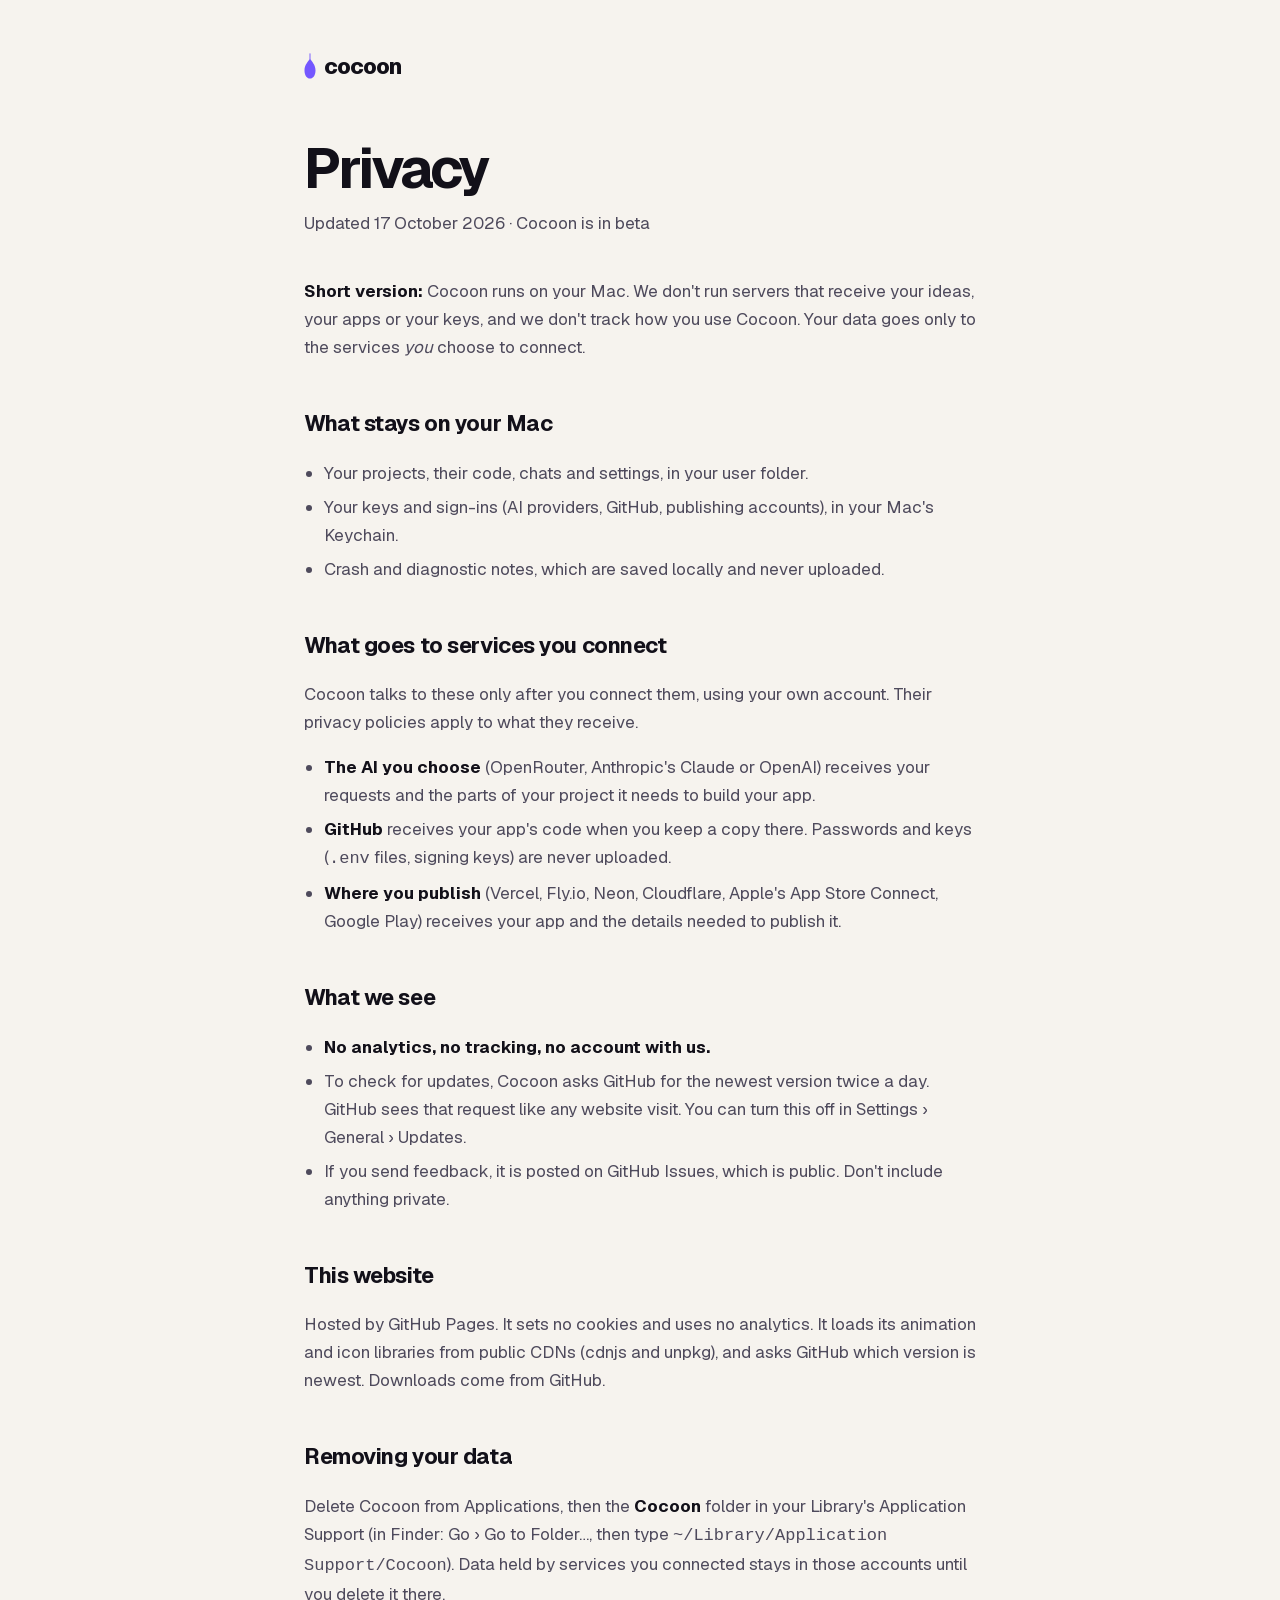
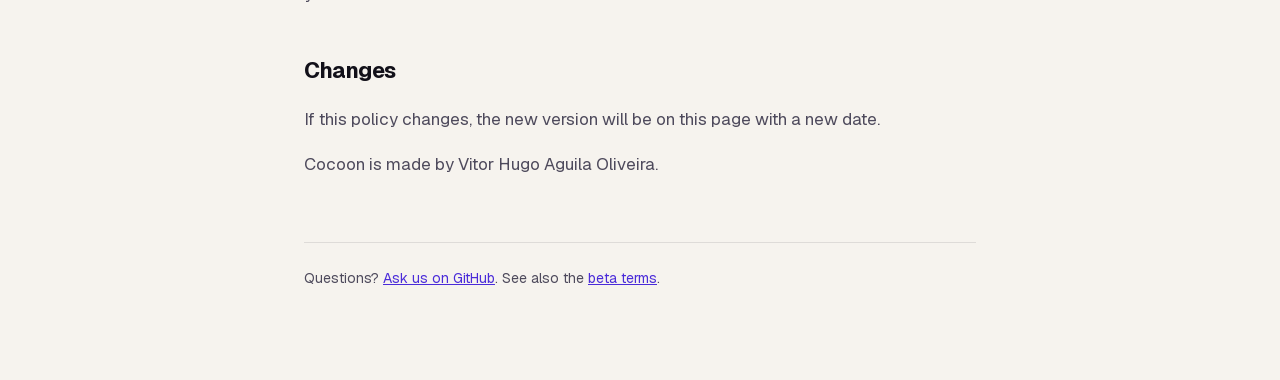
<file: privacy.html>
<!doctype html>
<html lang="en">
<head>
<meta charset="utf-8">
<meta name="viewport" content="width=device-width, initial-scale=1">
<title>Privacy · Cocoon</title>
<meta name="description" content="What Cocoon does with your data: it stays on your Mac and goes only to the services you connect.">
<meta name="color-scheme" content="dark light">
<link rel="icon" type="image/png" href="assets/favicon-64.png">
<style>
@font-face { font-family: "Geist"; font-weight: 300 900; font-display: swap; src: url(assets/fonts/geist-latin.woff2) format("woff2"); }
:root { --bg: #0E0E12; --fg: #F2F0F7; --fg-2: #ABA8BA; --line: rgba(242,240,247,.1); --accent: #A794FF; }
@media (prefers-color-scheme: light) { :root { --bg: #F6F3EE; --fg: #121019; --fg-2: #4E4A5C; --line: rgba(18,16,25,.1); --accent: #4A2BD9; } }
* { box-sizing: border-box; }
body { margin: 0; background: var(--bg); color: var(--fg); font: 400 17px/1.65 "Geist", -apple-system, system-ui, sans-serif; -webkit-font-smoothing: antialiased; }
main { max-width: 720px; margin: 0 auto; padding: 48px 24px 96px; }
a { color: var(--accent); }
.back { display: inline-flex; gap: 8px; align-items: center; color: var(--fg); text-decoration: none; font-weight: 800; letter-spacing: -.05em; font-size: 22px; margin-bottom: 56px; }
.back svg { width: 12px; height: 26px; color: #7457FF; }
h1 { font-size: clamp(36px, 6vw, 56px); letter-spacing: -.05em; line-height: 1.05; margin: 0 0 10px; }
.updated { color: var(--fg-2); margin: 0 0 40px; }
h2 { font-size: 22px; letter-spacing: -.02em; margin: 44px 0 10px; }
p, li { color: var(--fg-2); }
strong { color: var(--fg); }
ul { padding-left: 20px; }
li { margin: 6px 0; }
footer { border-top: 1px solid var(--line); margin-top: 64px; padding-top: 24px; font-size: 14px; color: var(--fg-2); }
</style>
</head>
<body>
<main>
<a class="back" href="./"><svg viewBox="320 60 384 840" aria-hidden="true"><path d="M512 86 L512 262" stroke="currentColor" stroke-width="30" stroke-linecap="round"/><path d="M512 246 C 566 330 690 440 690 616 C 690 788 610 886 512 886 C 414 886 334 788 334 616 C 334 440 458 330 512 246 Z" fill="currentColor"/></svg>cocoon</a>
<h1>Privacy</h1>
<p class="updated">Updated 17 October 2026 · Cocoon is in beta</p>

<p><strong>Short version:</strong> Cocoon runs on your Mac. We don't run servers that receive your ideas, your apps or your keys, and we don't track how you use Cocoon. Your data goes only to the services <em>you</em> choose to connect.</p>

<h2>What stays on your Mac</h2>
<ul>
<li>Your projects, their code, chats and settings, in your user folder.</li>
<li>Your keys and sign-ins (AI providers, GitHub, publishing accounts), in your Mac's Keychain.</li>
<li>Crash and diagnostic notes, which are saved locally and never uploaded.</li>
</ul>

<h2>What goes to services you connect</h2>
<p>Cocoon talks to these only after you connect them, using your own account. Their privacy policies apply to what they receive.</p>
<ul>
<li><strong>The AI you choose</strong> (OpenRouter, Anthropic's Claude or OpenAI) receives your requests and the parts of your project it needs to build your app.</li>
<li><strong>GitHub</strong> receives your app's code when you keep a copy there. Passwords and keys (<code>.env</code> files, signing keys) are never uploaded.</li>
<li><strong>Where you publish</strong> (Vercel, Fly.io, Neon, Cloudflare, Apple's App Store Connect, Google Play) receives your app and the details needed to publish it.</li>
</ul>

<h2>What we see</h2>
<ul>
<li><strong>No analytics, no tracking, no account with us.</strong></li>
<li>To check for updates, Cocoon asks GitHub for the newest version twice a day. GitHub sees that request like any website visit. You can turn this off in Settings › General › Updates.</li>
<li>If you send feedback, it is posted on GitHub Issues, which is public. Don't include anything private.</li>
</ul>

<h2>This website</h2>
<p>Hosted by GitHub Pages. It sets no cookies and uses no analytics. It loads its animation and icon libraries from public CDNs (cdnjs and unpkg), and asks GitHub which version is newest. Downloads come from GitHub.</p>

<h2>Removing your data</h2>
<p>Delete Cocoon from Applications, then the <strong>Cocoon</strong> folder in your Library's Application Support (in Finder: Go › Go to Folder…, then type <code>~/Library/Application Support/Cocoon</code>). Data held by services you connected stays in those accounts until you delete it there.</p>

<h2>Changes</h2>
<p>If this policy changes, the new version will be on this page with a new date.</p>

<p>Cocoon is made by Vitor Hugo Aguila Oliveira.</p>
<footer>Questions? <a href="https://github.com/cocoon-app/releases/issues/new?template=problem.yml">Ask us on GitHub</a>. See also the <a href="terms.html">beta terms</a>.</footer>
</main>
</body>
</html>
</file>
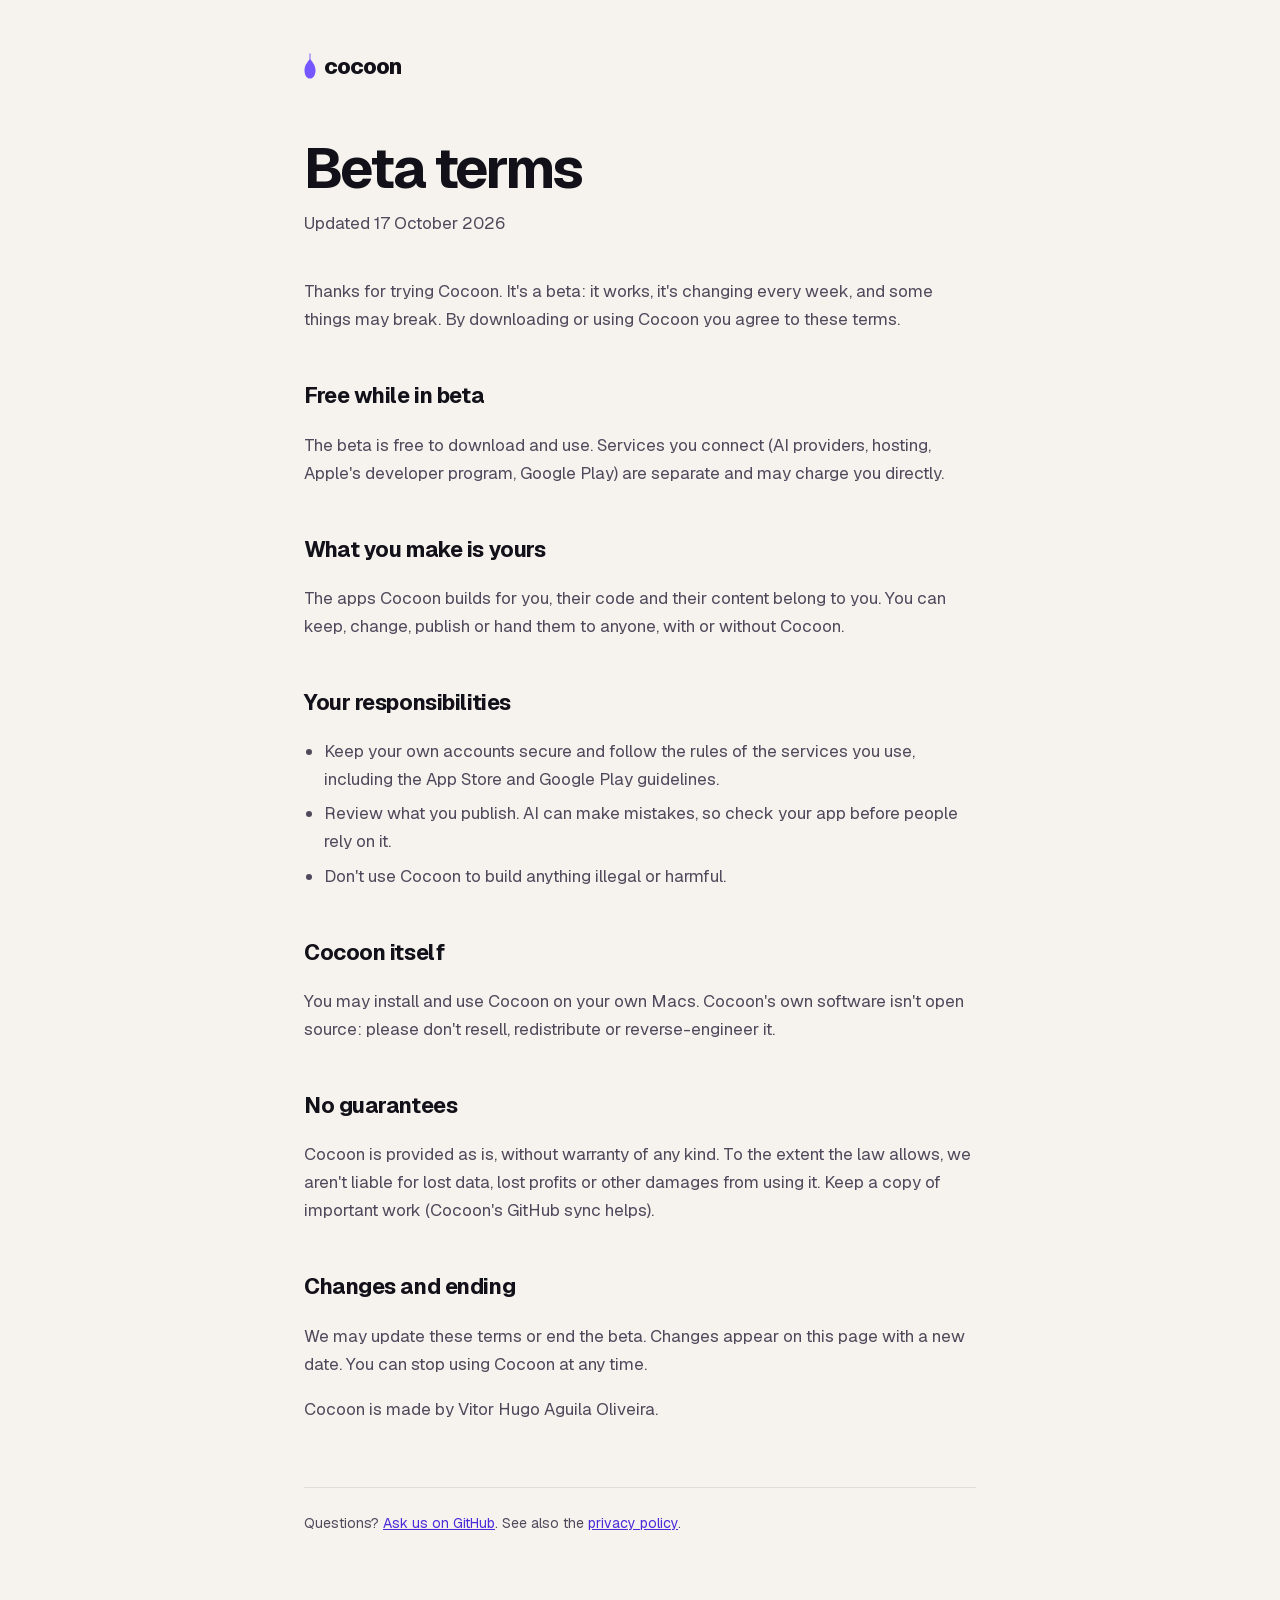
<file: terms.html>
<!doctype html>
<html lang="en">
<head>
<meta charset="utf-8">
<meta name="viewport" content="width=device-width, initial-scale=1">
<title>Beta terms · Cocoon</title>
<meta name="description" content="The terms for using the Cocoon beta.">
<meta name="color-scheme" content="dark light">
<link rel="icon" type="image/png" href="assets/favicon-64.png">
<style>
@font-face { font-family: "Geist"; font-weight: 300 900; font-display: swap; src: url(assets/fonts/geist-latin.woff2) format("woff2"); }
:root { --bg: #0E0E12; --fg: #F2F0F7; --fg-2: #ABA8BA; --line: rgba(242,240,247,.1); --accent: #A794FF; }
@media (prefers-color-scheme: light) { :root { --bg: #F6F3EE; --fg: #121019; --fg-2: #4E4A5C; --line: rgba(18,16,25,.1); --accent: #4A2BD9; } }
* { box-sizing: border-box; }
body { margin: 0; background: var(--bg); color: var(--fg); font: 400 17px/1.65 "Geist", -apple-system, system-ui, sans-serif; -webkit-font-smoothing: antialiased; }
main { max-width: 720px; margin: 0 auto; padding: 48px 24px 96px; }
a { color: var(--accent); }
.back { display: inline-flex; gap: 8px; align-items: center; color: var(--fg); text-decoration: none; font-weight: 800; letter-spacing: -.05em; font-size: 22px; margin-bottom: 56px; }
.back svg { width: 12px; height: 26px; color: #7457FF; }
h1 { font-size: clamp(36px, 6vw, 56px); letter-spacing: -.05em; line-height: 1.05; margin: 0 0 10px; }
.updated { color: var(--fg-2); margin: 0 0 40px; }
h2 { font-size: 22px; letter-spacing: -.02em; margin: 44px 0 10px; }
p, li { color: var(--fg-2); }
strong { color: var(--fg); }
ul { padding-left: 20px; }
li { margin: 6px 0; }
footer { border-top: 1px solid var(--line); margin-top: 64px; padding-top: 24px; font-size: 14px; color: var(--fg-2); }
</style>
</head>
<body>
<main>
<a class="back" href="./"><svg viewBox="320 60 384 840" aria-hidden="true"><path d="M512 86 L512 262" stroke="currentColor" stroke-width="30" stroke-linecap="round"/><path d="M512 246 C 566 330 690 440 690 616 C 690 788 610 886 512 886 C 414 886 334 788 334 616 C 334 440 458 330 512 246 Z" fill="currentColor"/></svg>cocoon</a>
<h1>Beta terms</h1>
<p class="updated">Updated 17 October 2026</p>

<p>Thanks for trying Cocoon. It's a beta: it works, it's changing every week, and some things may break. By downloading or using Cocoon you agree to these terms.</p>

<h2>Free while in beta</h2>
<p>The beta is free to download and use. Services you connect (AI providers, hosting, Apple's developer program, Google Play) are separate and may charge you directly.</p>

<h2>What you make is yours</h2>
<p>The apps Cocoon builds for you, their code and their content belong to you. You can keep, change, publish or hand them to anyone, with or without Cocoon.</p>

<h2>Your responsibilities</h2>
<ul>
<li>Keep your own accounts secure and follow the rules of the services you use, including the App Store and Google Play guidelines.</li>
<li>Review what you publish. AI can make mistakes, so check your app before people rely on it.</li>
<li>Don't use Cocoon to build anything illegal or harmful.</li>
</ul>

<h2>Cocoon itself</h2>
<p>You may install and use Cocoon on your own Macs. Cocoon's own software isn't open source: please don't resell, redistribute or reverse-engineer it.</p>

<h2>No guarantees</h2>
<p>Cocoon is provided as is, without warranty of any kind. To the extent the law allows, we aren't liable for lost data, lost profits or other damages from using it. Keep a copy of important work (Cocoon's GitHub sync helps).</p>

<h2>Changes and ending</h2>
<p>We may update these terms or end the beta. Changes appear on this page with a new date. You can stop using Cocoon at any time.</p>

<p>Cocoon is made by Vitor Hugo Aguila Oliveira.</p>
<footer>Questions? <a href="https://github.com/cocoon-app/releases/issues/new?template=problem.yml">Ask us on GitHub</a>. See also the <a href="privacy.html">privacy policy</a>.</footer>
</main>
</body>
</html>
</file>
